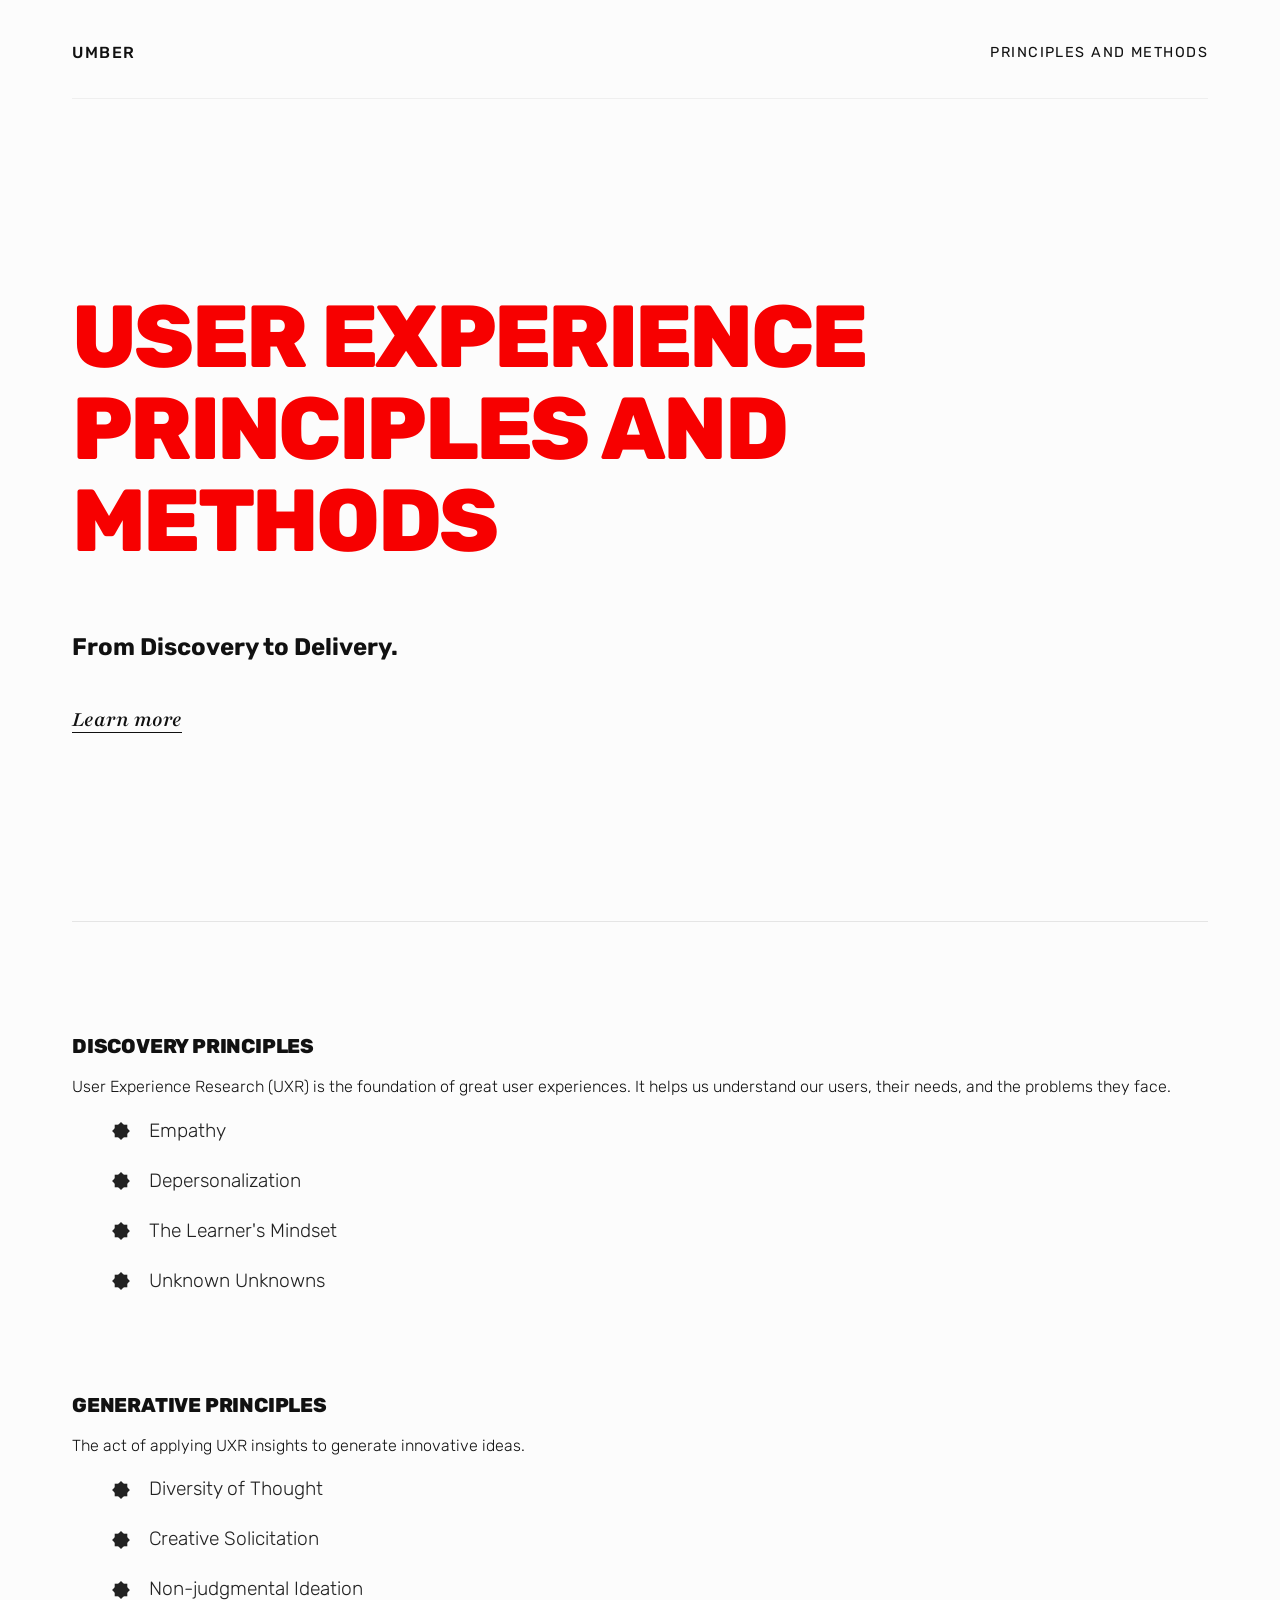
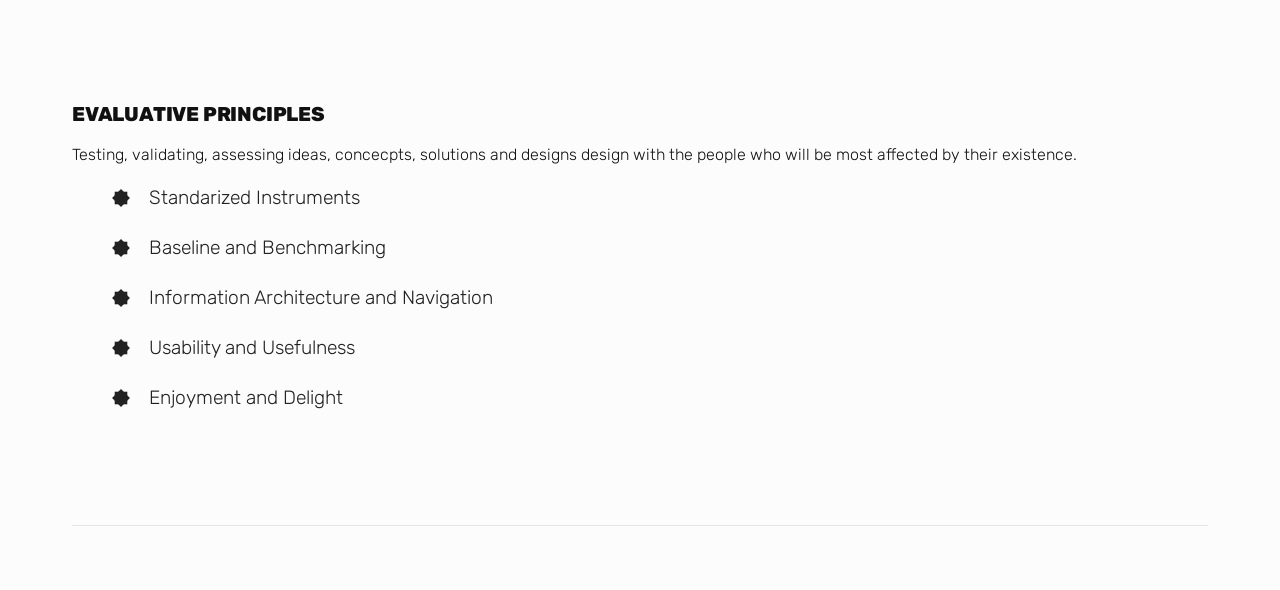
<file: index.html>
<!DOCTYPE html>
<html lang="en">

<head>
    <meta charset="UTF-8">
    <meta name="viewport" content="width=device-width, initial-scale=1.0">
    <title>Umber</title>
    <meta name="description"
        content="Umber provides UX design and UX research coaching guidance for people working in the field of user experience.">

    <!-- 8-Pointed Star Favicon Data URI -->
    <link rel="icon" type="image/svg+xml"
        href="data:image/svg+xml,%3Csvg xmlns='http://www.w3.org/2000/svg' viewBox='0 0 100 100'%3E%3Crect x='15' y='15' width='70' height='70' fill='%23111111'/%3E%3Crect x='15' y='15' width='70' height='70' fill='%23111111' transform='rotate(45 50 50)'/%3E%3C/svg%3E">

    <!-- Google Fonts: Playfair (Serif) & Rubik (Sans-Serif) -->
    <link rel="preconnect" href="https://fonts.googleapis.com">
    <link rel="preconnect" href="https://fonts.gstatic.com" crossorigin>
    <link
        href="https://fonts.googleapis.com/css2?family=Playfair:ital,opsz,wght@0,5..1200,300..900;1,5..1200,300..900&family=Rubik:ital,wght@0,300..900;1,300..900&display=swap"
        rel="stylesheet">

    <!-- Linked External Stylesheet -->
    <link rel="stylesheet" href="style.css">
</head>

<body>

    <!-- SVG Symbol Assets -->
    <svg xmlns="http://www.w3.org/2000/svg" style="display: none;">
        <g id="eight-pointed-star">
            <rect x="15" y="15" width="70" height="70" fill="currentColor" />
            <rect x="15" y="15" width="70" height="70" fill="currentColor" transform="rotate(45 50 50)" />
        </g>
    </svg>

    <div class="container">

        <header id="top">
            <a href="#top" class="logo">Umber</a>
            <nav class="nav-links">
                <a href="#work-together" class="nav-link">Principles and Methods</a>
                
            </nav>
        </header>

        <main>
            <section class="hero">
                <h1 class="display-message">
                    <span class="highlight-red">User Experience Principles and Methods</span>
                </h1>
                <h2 class="">
                    From Discovery to Delivery.
                </h2>
               

                <div class="cta-links-wrapper">
                    <a href="#work-together" class="coastline-link">Learn more</a>
                   
                </div>
            </section>

            <div class="divider"></div>

            <section class="capabilities-section" id="work-together">
                <div class="intro-content">
                    <h2 class="section-header-display"> Discovery Principles</h2>
                    <p>User Experience Research (UXR) is the foundation of great user experiences. It helps us understand our users, their needs, and the problems they face.</p>
                </div>
                <ul class="capabilities-list">
                    <li>
                        <svg class="star-icon" viewBox="0 0 100 100">
                            <use href="#eight-pointed-star" />
                        </svg>
                        Empathy
                    </li>
                    <li>
                        <svg class="star-icon" viewBox="0 0 100 100">
                            <use href="#eight-pointed-star" />
                        </svg>
                        Depersonalization
                    </li>
                    <li>
                        <svg class="star-icon" viewBox="0 0 100 100">
                            <use href="#eight-pointed-star" />
                        </svg>
                        The Learner's Mindset
                    </li>
                    <li>
                        <svg class="star-icon" viewBox="0 0 100 100">
                            <use href="#eight-pointed-star" />
                        </svg>
                        Unknown Unknowns
                    </li>
                </ul>

             
            </section>

            <section class="capabilities-section" id="work-together">
                <div class="intro-content">
                    <h2 class="section-header-display"> Generative Principles</h2>
                    <p>The act of applying UXR insights to generate innovative ideas.</p>
                </div>
                <ul class="capabilities-list">
                    <li>
                        <svg class="star-icon" viewBox="0 0 100 100">
                            <use href="#eight-pointed-star" />
                        </svg>
                        Diversity of Thought
                    </li>
                    <li>
                        <svg class="star-icon" viewBox="0 0 100 100">
                            <use href="#eight-pointed-star" />
                        </svg>
                        Creative Solicitation 
                    </li>
                    <li>
                        <svg class="star-icon" viewBox="0 0 100 100">
                            <use href="#eight-pointed-star" />
                        </svg>
                        Non-judgmental Ideation
                    </li>
                </ul>

               
            </section>

            <section class="capabilities-section" id="work-together">
                <div class="intro-content">
                    <h2 class="section-header-display"> Evaluative Principles</h2>
                    <p>Testing, validating, assessing ideas, concecpts, solutions and designs design with the people who will be most affected by their existence.</p>
                </div>
                <ul class="capabilities-list">
                    <li>
                        <svg class="star-icon" viewBox="0 0 100 100">
                            <use href="#eight-pointed-star" />
                        </svg>
                        Standarized Instruments
                    </li>
                    <li>
                        <svg class="star-icon" viewBox="0 0 100 100">
                            <use href="#eight-pointed-star" />
                        </svg>
                       Baseline and Benchmarking
                    </li>
                    <li>
                        <svg class="star-icon" viewBox="0 0 100 100">
                            <use href="#eight-pointed-star" />
                        </svg>
                        Information Architecture and Navigation
                    </li>
                    <li>
                        <svg class="star-icon" viewBox="0 0 100 100">
                            <use href="#eight-pointed-star" />
                        </svg>
                        Usability and Usefulness
                    </li>
                    <li>
                        <svg class="star-icon" viewBox="0 0 100 100">
                            <use href="#eight-pointed-star" />
                        </svg>
                        Enjoyment and Delight
                    </li>
                </ul>

            
            </section>

            <div class="divider"></div>


        </main>
    </div>

    <script>
        // Micro-interaction Handler to manage scroll & manifesto expand
        const heroManifestoTrigger = document.getElementById('hero-manifesto-trigger');
        const readMoreToggle = document.getElementById('read-more-toggle');
        const manifestoSection = document.getElementById('manifesto-section');

        heroManifestoTrigger.addEventListener('click', (e) => {
            e.preventDefault();

            // Check the hidden read more input box to reveal the full content
            readMoreToggle.checked = true;

            // Smoothly target scroll focus down to the manifesto section
            manifestoSection.scrollIntoView({ behavior: 'smooth' });
        });
    </script>
</body>

</html>
</file>
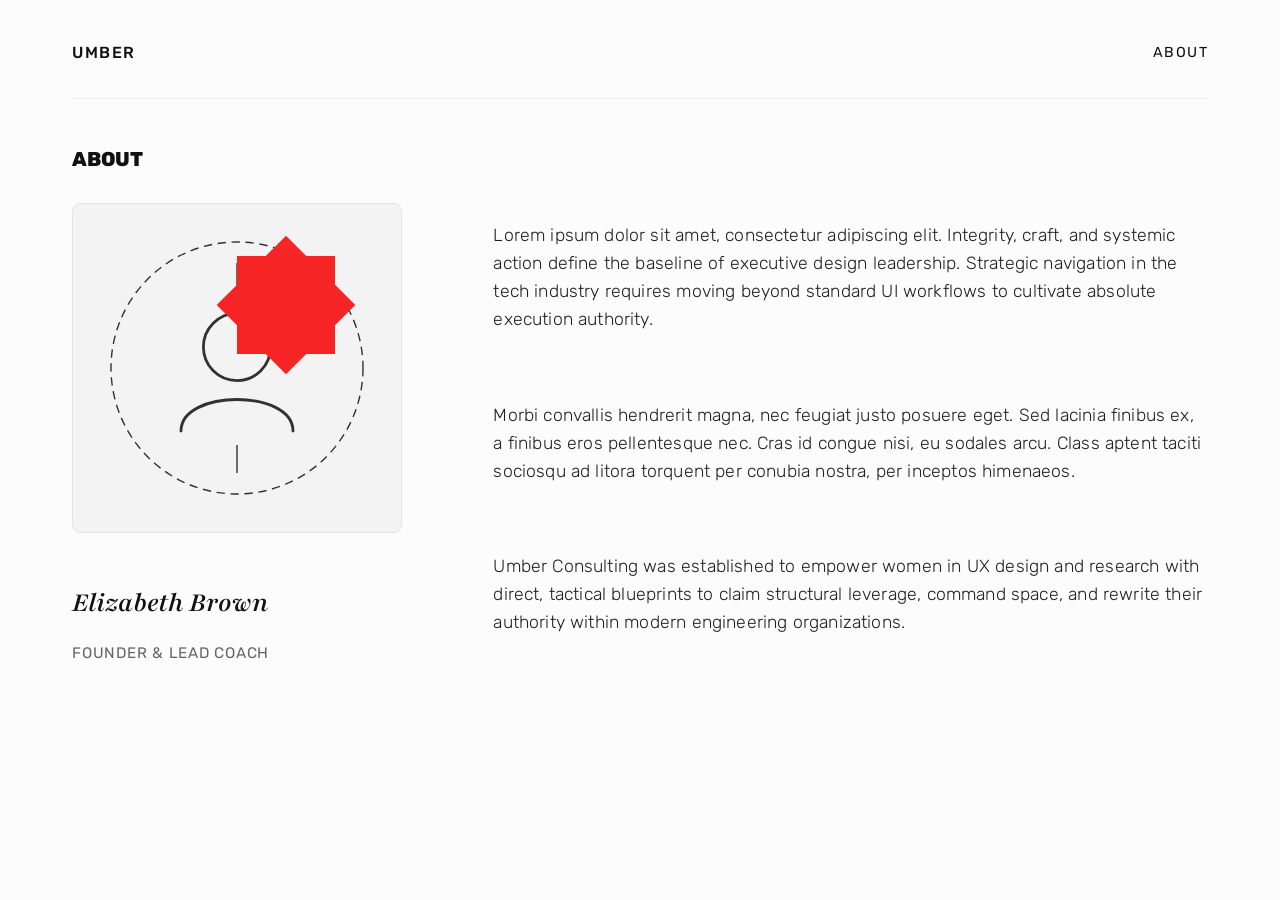
<file: about.html>
<!DOCTYPE html>
<html lang="en">
<head>
    <meta charset="UTF-8">
    <meta name="viewport" content="width=device-width, initial-scale=1.0">
     <title>About - Umber - UX Design & Research Coaching for Women in Tech</title>
    <meta name="description" content="Umber provides UX design and UX research coaching services for women in technology. Elevate your design thinking and research skills with expert, personalized mentorship.">
    
    
    <!-- 8-Pointed Star Favicon Data URI -->
    <link rel="icon" type="image/svg+xml" href="data:image/svg+xml,%3Csvg xmlns='http://www.w3.org/2000/svg' viewBox='0 0 100 100'%3E%3Crect x='15' y='15' width='70' height='70' fill='%23111111'/%3E%3Crect x='15' y='15' width='70' height='70' fill='%23111111' transform='rotate(45 50 50)'/%3E%3C/svg%3E">

    <!-- Google Fonts: Playfair (Serif) & Rubik (Sans-Serif) -->
    <link rel="preconnect" href="https://fonts.googleapis.com">
    <link rel="preconnect" href="https://fonts.gstatic.com" crossorigin>
    <link href="https://fonts.googleapis.com/css2?family=Playfair:ital,opsz,wght@0,5..1200,300..900;1,5..1200,300..900&family=Rubik:ital,wght@0,300..900;1,300..900&display=swap" rel="stylesheet">

<!-- Linked External Stylesheet -->
    <link rel="stylesheet" href="style.css">
</head>
<body>

    <!-- SVG Symbol Assets -->
    <svg xmlns="http://www.w3.org/2000/svg" style="display: none;">
        <g id="eight-pointed-star">
            <rect x="15" y="15" width="70" height="70" fill="currentColor" />
            <rect x="15" y="15" width="70" height="70" fill="currentColor" transform="rotate(45 50 50)" />
        </g>
    </svg>

    <div class="container">
        
        <header>
            <a href="index.html" class="logo">Umber</a>
            <nav class="nav-links">
                <a href="about.html" class="nav-link active">About</a>
            </nav>
        </header>

        <main>
            <section class="bio-section">
                <h2 class="section-header-display">About</h2>
                
                <div class="bio-grid">
                    <div class="bio-profile-card">
                        <div class="avatar-frame">
                            <!-- Custom elegant abstract graphic representing a woman executive designer -->
                            <svg class="avatar-svg" viewBox="0 0 200 200" fill="none" xmlns="http://www.w3.org/2000/svg">
                                <circle cx="100" cy="100" r="90" stroke="#111111" stroke-width="1" stroke-dasharray="6,4"/>
                                <path d="M60 145 C60 115, 140 115, 140 145" stroke="#111111" stroke-width="2" stroke-linecap="round"/>
                                <circle cx="100" cy="85" r="24" stroke="#111111" stroke-width="2"/>
                                <path d="M100 25 L100 45" stroke="#111111" stroke-width="1"/>
                                <path d="M100 155 L100 175" stroke="#111111" stroke-width="1"/>
                                <use href="#eight-pointed-star" x="85" y="5" width="30" height="30" class="accent-star" style="color: #f70000;"/>
                            </svg>
                        </div>
                        <div>
                            <h3 class="bio-name">Elizabeth Brown</h3>
                            <p class="bio-title">Founder & Lead Coach</p>
                        </div>
                    </div>

                    <div class="bio-narrative">
                        <p>
                            Lorem ipsum dolor sit amet, consectetur adipiscing elit. Integrity, craft, and systemic action define the baseline of executive design leadership. Strategic navigation in the tech industry requires moving beyond standard UI workflows to cultivate absolute execution authority.
                        </p>
                        <p>
                            Morbi convallis hendrerit magna, nec feugiat justo posuere eget. Sed lacinia finibus ex, a finibus eros pellentesque nec. Cras id congue nisi, eu sodales arcu. Class aptent taciti sociosqu ad litora torquent per conubia nostra, per inceptos himenaeos. 
                        </p>
                        <p>
                            Umber Consulting was established to empower women in UX design and research with direct, tactical blueprints to claim structural leverage, command space, and rewrite their authority within modern engineering organizations.
                        </p>
                    </div>
                </div>
            </section>
        </main>
    </div>
</body>
</html>
</file>
<file: style.css>
{
box-sizing: border-box;
margin: 0;
padding: 0;
}

html {
scroll-behavior: smooth;
}

body {
background-color: #fcfcfc;
color: #111111;
font-family: 'Rubik', sans-serif;
font-weight: 300;
line-height: 1.6;
overflow-x: hidden;
}

/* STREAMING_CHUNK: Setting up reusable grid container dimensions /
/ Layout Container */
.container {
max-width: 1200px;
margin: 0 auto;
padding: 0 4rem;
}

@media (max-width: 768px) {
.container {
padding: 0 1.5rem;
}
}

 /* Header / Navigation */
        header {
                        position: sticky;
            top: 0;

            background-color: rgba(252, 252, 252, 0.95);
            backdrop-filter: blur(12px);
            -webkit-backdrop-filter: blur(12px);
            z-index: 1000;
            padding: 2rem 0;

            display: flex;
            justify-content: space-between;
            align-items: center;
            border-bottom: 1px solid rgba(17, 17, 17, 0.05);
            transition: padding 0.3s ease;
        }

        .logo {
            font-family: 'Rubik', sans-serif;
            font-weight: 500;
            font-size: 1rem;
            text-transform: uppercase;
            letter-spacing: 0.1em;
            text-decoration: none;
            color: #111111;
        }

        .nav-links {
            display: flex;
            gap: 2.5rem;
        }

        .nav-link {
            font-family: 'Rubik', sans-serif;
            font-weight: 400;
            font-size: 0.9rem;
            text-transform: uppercase;
            letter-spacing: 0.1em;
            text-decoration: none;
            color: #111111;
            position: relative;
            transition: color 0.2s ease;
        }

        .nav-link::after {
            content: '';
            position: absolute;
            width: 100%;
            transform: scaleX(0);
            height: 1px;
            bottom: -4px;
            left: 0;
            background-color: #f70000;
            transform-origin: bottom right;
            transition: transform 0.25s ease-out;
        }

        .nav-link:hover {
            color: #f70000;
        }

        .nav-link:hover::after {
            transform: scaleX(1);
            transform-origin: bottom left;
        }

/* Divider Line */
.divider {
height: 1px;
background-color: #e5e5e5;
margin: 4rem 0;
}

/* STREAMING_CHUNK: Styling homepage hero components and headline markers /
/ Hero Section */
.hero {
min-height: 70vh;
display: flex;
flex-direction: column;
justify-content: center;
padding: 4rem 0;
}

.display-message {
font-family: 'Rubik', sans-serif;
font-weight: 800;
font-size: clamp(2.8rem, 7vw, 5.5rem);
line-height: 1.05;
letter-spacing: -0.03em;
text-transform: uppercase;
margin-bottom: 2.5rem;
max-width: 1150px;
}

.highlight-red {
color: #f70000;
}

.sub-headline {
font-family: 'Playfair', serif;
font-style: italic;
font-weight: 400;
font-size: clamp(1.4rem, 2.8vw, 2.2rem);
color: #333333;
margin-bottom: 3.5rem;
max-width: 850px;
line-height: 1.3;
}

/* STREAMING_CHUNK: Configuring typographic links for premium brand look /
/ Inline CTA Links Block */
.cta-links-wrapper {
display: flex;
flex-wrap: wrap;
gap: 2.5rem;
margin-top: 1rem;
}

/* Calendly Rectangle Button Style */
.calendly-anchor {
text-decoration: none;
display: inline-block;
}

.primary-btn {
display: inline-block;
font-family: 'Rubik', sans-serif;
font-weight: 500;
font-size: 0.9rem;
text-transform: uppercase;
letter-spacing: 0.08em;
background-color: #111111;
color: #ffffff;
border: none;
border-radius: 2px;
padding: 1.1rem 2.2rem;
cursor: pointer;
transition: background-color 0.2s ease, transform 0.1s ease;
}

.primary-btn:hover {
background-color: #333333; /* Lighter black on hover */
}

.primary-btn:active {
background-color: #444444; /* Even lighter black on click /
transform: scale(0.98); / Visual responsive feedback */
}

/* Typographic Coastline-fallback Link Styles */
.coastline-link {
display: inline-block;
font-family: 'Coastline', 'Playfair', serif;
font-style: italic;
font-weight: 600;
font-size: clamp(1.1rem, 1.8vw, 1.4rem);
color: #111111;
text-decoration: underline;
text-underline-offset: 6px;
text-decoration-thickness: 1px;
cursor: pointer;
border: none;
background: none;
padding: 0;
transition: color 0.2s ease, text-decoration-color 0.2s ease;
}

.coastline-link:hover,
.coastline-link:focus {
color: #666666;
text-decoration-color: #666666;
outline: none;
}

/* STREAMING_CHUNK: Defining structural layout headers and layout services /
/ Section Headings Styling */
.section-header-display {
font-family: 'Rubik', sans-serif;
font-weight: 800;
font-size: 20px;
line-height: 1.2;
letter-spacing: -0.01em;
text-transform: uppercase;
margin-bottom: 0.75rem;
color: #111111;
}

/* Capabilities Section */
.capabilities-section {
padding: 2rem 0;
scroll-margin-top: 4rem;
}

.capabilities-subheader {
font-family: 'Playfair', serif;
font-style: italic;
font-weight: 400;
font-size: clamp(1.4rem, 2.5vw, 2rem);
color: #111111;
margin-bottom: 2.5rem;
line-height: 1.3;
}

.capabilities-list {
list-style: none;
display: flex;
flex-direction: column;
gap: clamp(12px, 1.5vw, 20px);
}

.capabilities-list li {
font-family: 'Rubik', sans-serif;
font-weight: 300;
font-size: clamp(1.1rem, 1.5vw, 1.5rem);
color: #222222;
display: flex;
align-items: center;
gap: 1.2rem;
}

.star-icon {
width: clamp(14px, 1.5vw, 18px);
height: clamp(14px, 1.5vw, 18px);
flex-shrink: 0;
}

/* STREAMING_CHUNK: Formatting infinite marquee client logo loop and frames /
/ Credentials Section */
.credentials-section {
padding: 2rem 0;
}

.credentials-subheader {
font-family: 'Playfair', serif;
font-style: italic;
font-weight: 400;
font-size: clamp(1.1rem, 2vw, 1.5rem);
color: #444444;
margin-bottom: 2.5rem;
max-width: 900px;
line-height: 1.4;
}

/* Infinite Horizontal Logo Ticker */
.logo-ticker-container {
width: max-content;
position: relative;
left: 50%;
right: 50%;
margin-left: -50vw;
margin-right: -50vw;
overflow: hidden;
display: flex;
}

.logo-ticker-track {
display: flex;
width: calc(150px * 16 + 3rem * 16);
animation: slowScroll 25s linear infinite;
gap: 3rem;
padding: 1rem 0;
padding-right: 3rem;
}


.logo-box {
width: 150px;
height: 150px;
flex-shrink: 0;
display: flex;
align-items: center;
justify-content: center;
opacity: 0.6;
transition: opacity 0.2s ease, filter 0.2s ease;
}


.logo-svg {
width: 70%;
height: 70%;
}

@keyframes slowScroll {
0% { transform: translateX(0); }
100% { transform: translateX(-50%); }
}

/* STREAMING_CHUNK: Styling editorial layout and manifesto layout grids /
/ Enhanced Manifesto Style About Section */
.about-section {
display: grid;
grid-template-columns: 1fr 1.3fr;
gap: 6rem;
padding-top: 4rem;
padding-bottom: 4rem;
align-items: start;
scroll-margin-top: 4rem;
}

@media (max-width: 900px) {
.about-section {
grid-template-columns: 1fr;
gap: 4rem;
padding-bottom: 4rem;
}
}

.manifesto-lead {
font-family: 'Playfair', serif;
font-style: italic;
font-weight: 400;
font-size: clamp(1.8rem, 3.5vw, 2.8rem);
line-height: 1.25;
color: #111111;
}

.manifesto-lead span {
display: block;
margin-top: 1.5rem;
font-family: 'Rubik', sans-serif;
font-weight: 700;
font-style: normal;
font-size: clamp(1.1rem, 1.8vw, 1.4rem);
text-transform: uppercase;
letter-spacing: 0.02em;
line-height: 1.4;
}

/* Narrative Column Styles */
.about-content {
font-family: 'Rubik', sans-serif;
font-weight: 300;
font-size: clamp(1.1rem, 1.3vw, 1.35rem);
letter-spacing: 0.01em;
color: #222222;
}

.about-content p {
margin-bottom: 2rem;
}

.framework-block {
margin: 2.5rem 0;
padding-left: 1.5rem;
border-left: 1px solid #111111;
}

.framework-title {
font-weight: 600;
text-transform: uppercase;
font-size: 0.95rem;
letter-spacing: 0.05em;
margin-bottom: 1rem;
color: #111111;
}

.framework-list {
list-style: none;
display: flex;
flex-direction: column;
gap: 0.5rem;
margin-bottom: 1.5rem;
}

.framework-list li {
position: relative;
}

.framework-list.first-list li::before {
content: "→";
position: absolute;
left: -1.2rem;
color: #111111;
}

.framework-list.last-list li::before {
content: "×";
position: absolute;
left: -1.2rem;
color: #888888;
font-weight: 400;
}

/* STREAMING_CHUNK: Adjusting structural spacing for consequences and order markers /
/ Order of Consequences Styling */
.consequences-container {
margin-top: 3rem;
display: flex;
flex-direction: column;
gap: 1.5rem;
}

.consequence-card {
display: grid;
grid-template-columns: 140px 1fr;
gap: 1.5rem;
align-items: start;
}

@media (max-width: 480px) {
.consequence-card {
grid-template-columns: 1fr;
gap: 0.5rem;
}
}

.consequence-num {
font-family: 'Playfair', serif;
font-style: italic;
font-weight: 400;
font-size: clamp(1.3rem, 2vw, 1.6rem);
line-height: 1.2;
color: #111111;
}

.consequence-text {
font-weight: 300;
line-height: 1.4;
padding-top: 0.2rem;
}

.consequence-card.threat .consequence-num,
.consequence-card.threat .consequence-text {
font-weight: 300;
}

/* Progressive Read More Engine */
.read-more-target {
max-height: 0;
opacity: 0;
overflow: hidden;
transition: max-height 0.5s cubic-bezier(0, 1, 0, 1), opacity 0.4s ease;
}

#read-more-toggle {
display: none;
}

#read-more-toggle:checked ~ .read-more-target {
max-height: 1500px;
opacity: 1;
transition: max-height 0.8s cubic-bezier(1, 0, 1, 0), opacity 0.6s ease;
}

.read-more-trigger {
display: inline-block;
margin-top: 1.5rem;
}

#read-more-toggle:checked ~ .read-more-trigger {
display: none;
}

/* STREAMING_CHUNK: Setting up biography profiles and vector layout definitions /
/ About Page - Profile Details Layout */
.bio-section {
padding: 2rem 0 8rem 0;
}

.bio-grid {
display: grid;
grid-template-columns: 1fr 2fr;
gap: 4rem;
margin-top: 2rem;
align-items: start;
}

@media (max-width: 768px) {
.bio-grid {
grid-template-columns: 1fr;
gap: 2.5rem;
}
}

.bio-profile-card {
display: flex;
flex-direction: column;
gap: 1.5rem;
}

.avatar-frame {
width: 100%;
max-width: 280px;
aspect-ratio: 1;
background-color: #f3f3f3;
border: 1px solid #e5e5e5;
border-radius: 8px;
display: flex;
align-items: center;
justify-content: center;
overflow: hidden;
padding: 1.5rem;
}

.avatar-svg {
width: 100%;
height: 100%;
color: #111111;
opacity: 0.85;
}

.avatar-svg .accent-star {
color: #f70000;
}

.bio-name {
font-family: 'Playfair', serif;
font-style: italic;
font-weight: 600;
font-size: 1.8rem;
color: #111111;
line-height: 1.2;
}

.bio-title {
font-family: 'Rubik', sans-serif;
font-weight: 400;
font-size: 0.95rem;
text-transform: uppercase;
letter-spacing: 0.05em;
color: #666666;
margin-top: -0.5rem;
}

.bio-narrative {
font-family: 'Rubik', sans-serif;
font-weight: 300;
font-size: clamp(1.1rem, 1.3vw, 1.35rem);
letter-spacing: 0.01em;
color: #222222;
display: flex;
flex-direction: column;
gap: 2rem;
}

.bio-narrative p {
line-height: 1.6;
}
</file>
